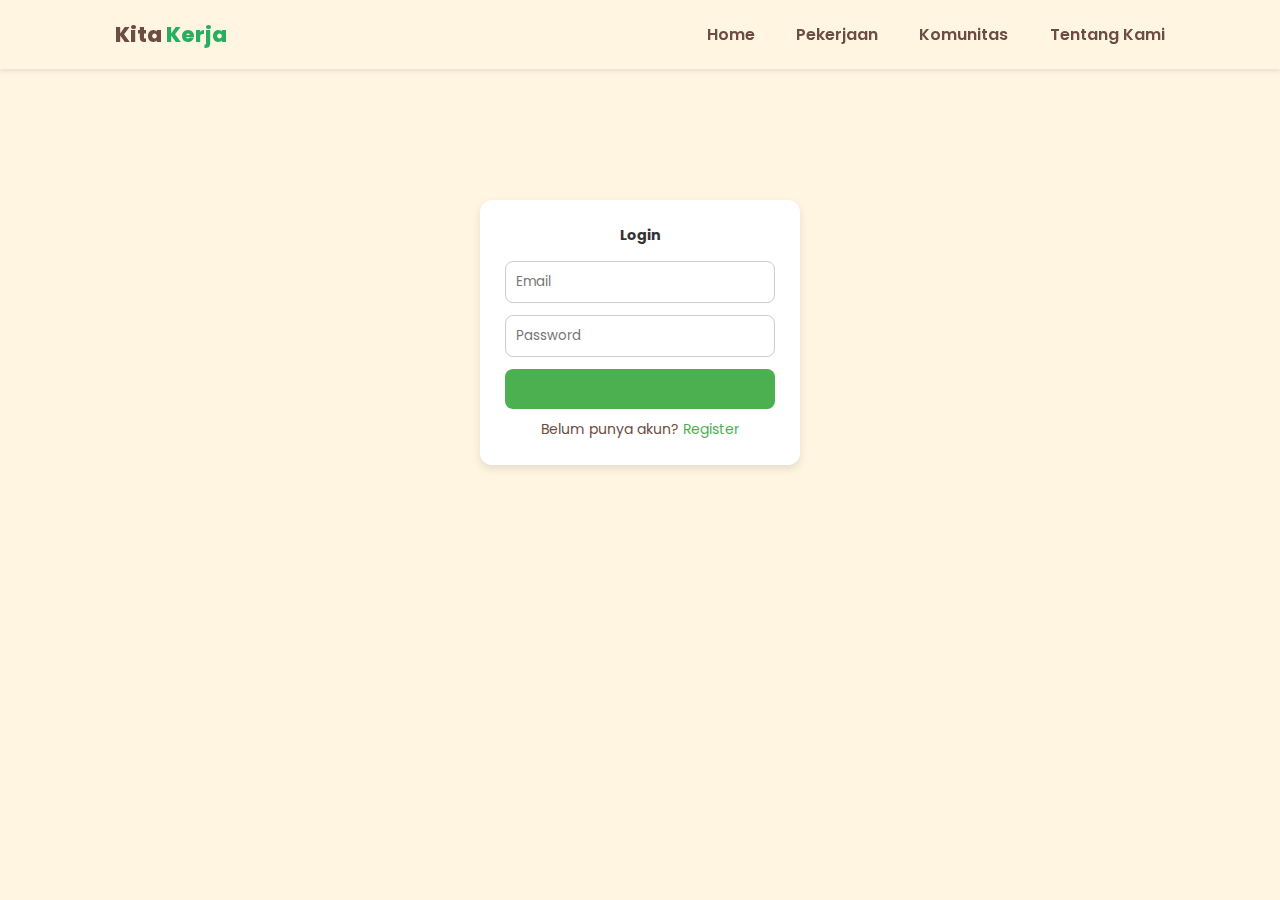
<file: index.html>
<!DOCTYPE html>
<html lang="en">
  <head>
    <meta charset="utf-8" />
    <meta http-equiv="X-UA-Compatible" content="IE=edge" />
    <meta name="viewport" content="width=device-width,initial-scale=1.0" />
    <title>Kita Kerja</title>
    <link rel="stylesheet" href="style.css" />
    <link
      href="https://unpkg.com/boxicons@2.1.4/css/boxicons.min.css"
      rel="stylesheet"
    />
    <style>
      @import url("https://fonts.googleapis.com/css2?family=Poppins:ital,wght@0,100;0,200;0,300;0,400;0,500;0,600;0,700;0,800;0,900;1,100;1,200;1,300;1,400;1,500;1,600;1,700;1,800;1,900&display=swap");
    </style>
  </head>

  <body>
    <header class="header">
      <a href="index.html" class="logo">Kita <span>Kerja</span></a>

      <nav class="navbar">
        <a href="home.html">Home</a>
        <a href="#pekerjaan">Pekerjaan</a>
        <a href="#komunitas">Komunitas</a>
        <a href="#tentangkami">Tentang Kami</a>
      </nav>
    </header>

    <section class="auth">
      <div class="form-container">
        <!-- Login Form -->
        <div class="form-card" id="loginForm">
          <h2>Login</h2>
          <form>
            <input type="email" placeholder="Email" required />
            <input type="password" placeholder="Password" required />
            <button><a href="home.html">Login</a></button>
          </form>
          <p>
            Belum punya akun? <a href="#" onclick="showRegister()">Register</a>
          </p>
        </div>

        <!-- Register Form -->
        <div class="form-card" id="registerForm" style="display: none">
          <h2>Register</h2>
          <form>
            <input type="text" placeholder="Nama Lengkap" required />
            <input type="email" placeholder="Email" required />
            <input type="password" placeholder="Password" required />
            <input type="password" placeholder="Konfirmasi Password" required />
            <button type="submit">Register</button>
          </form>
          <p>Sudah punya akun? <a href="#" onclick="showLogin()">Login</a></p>
        </div>
      </div>
    </section>

    <script>
      function showRegister() {
        document.getElementById("loginForm").style.display = "none";
        document.getElementById("registerForm").style.display = "block";
      }

      function showLogin() {
        document.getElementById("registerForm").style.display = "none";
        document.getElementById("loginForm").style.display = "block";
      }
    </script>
  </body>
</html>
</file>
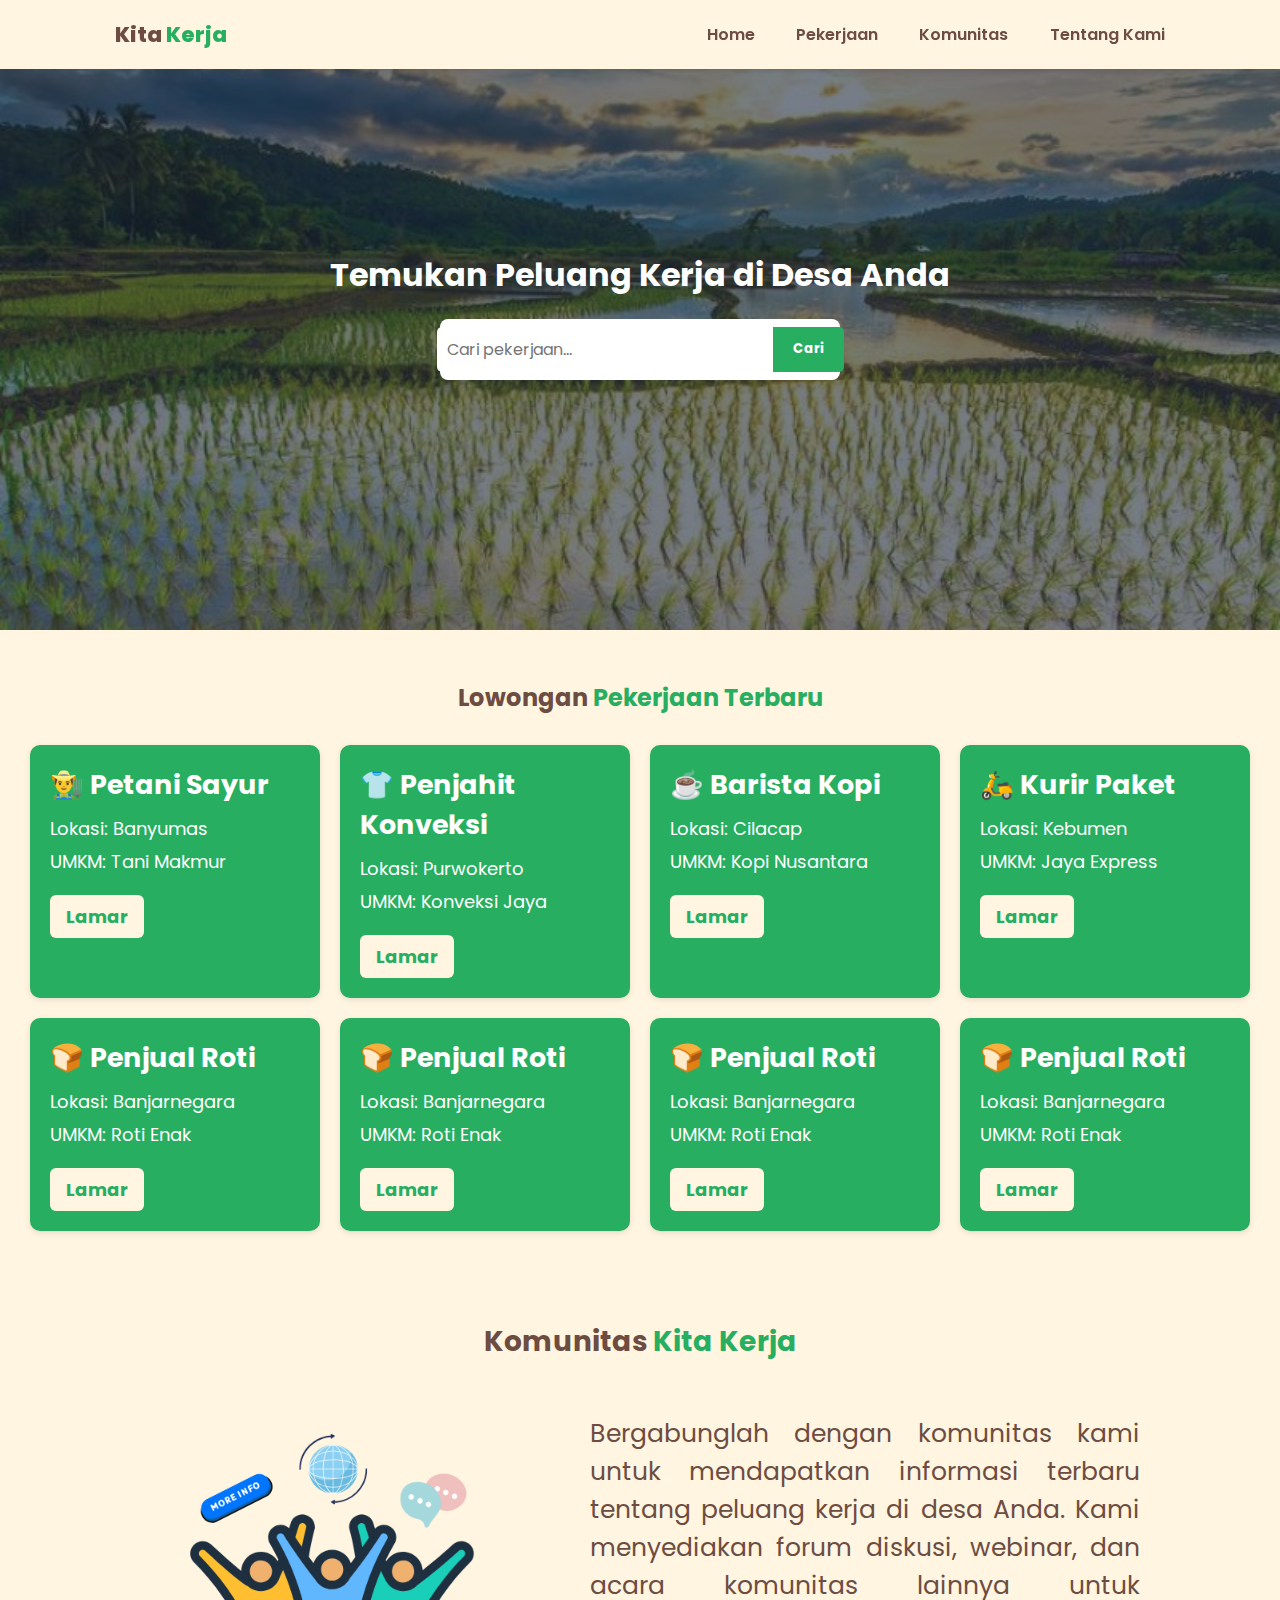
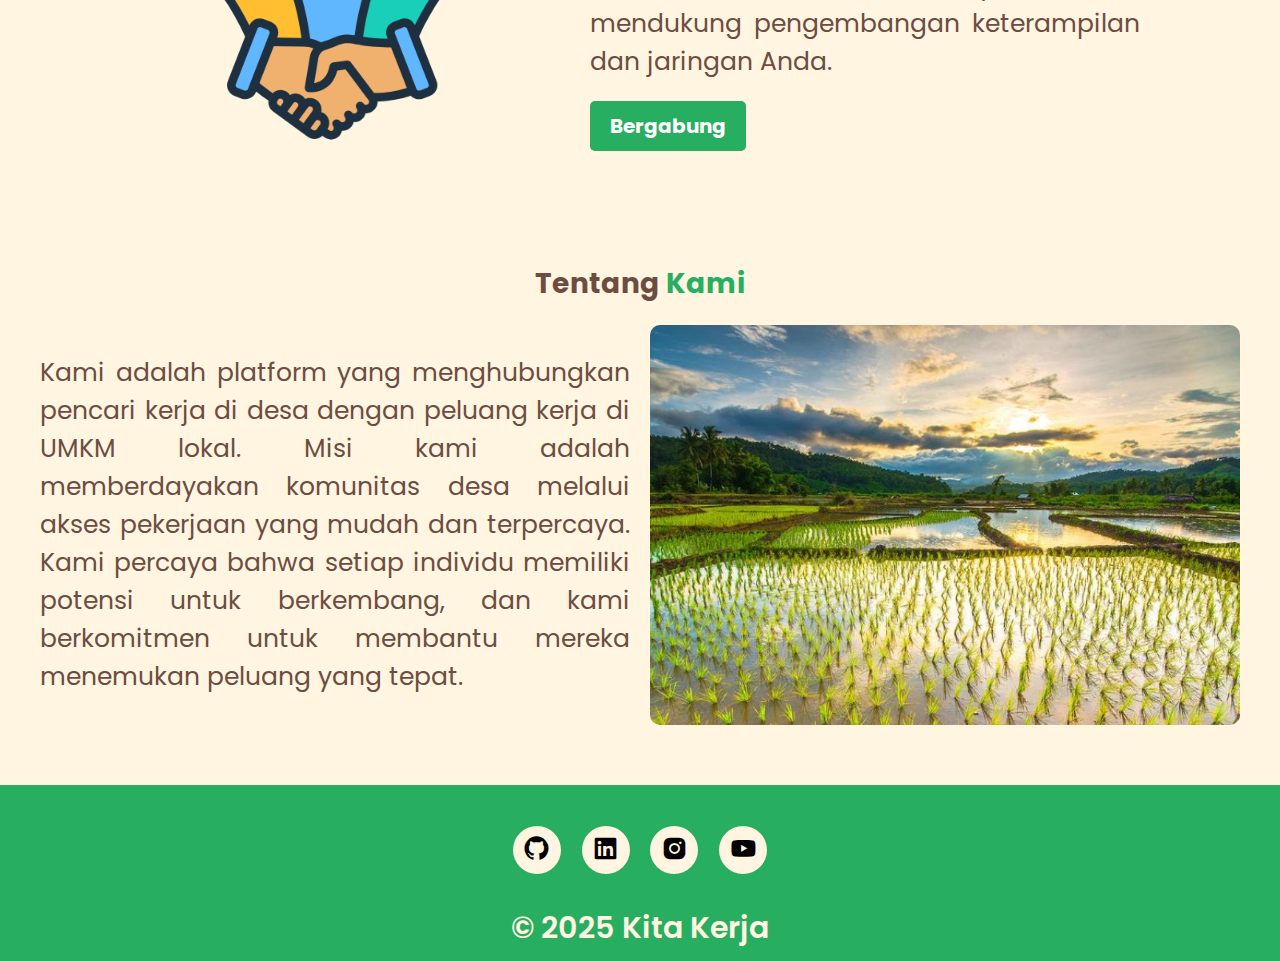
<file: home.html>
<!DOCTYPE html>
<html lang="en">
  <head>
    <meta charset="utf-8" />
    <meta http-equiv="X-UA-Compatible" content="IE=edge" />
    <meta name="viewport" content="width=device-width,initial-scale=1.0" />
    <title>Kita Kerja</title>
    <link rel="stylesheet" href="home.css" />
    <link
      href="https://unpkg.com/boxicons@2.1.4/css/boxicons.min.css"
      rel="stylesheet"
    />
    <style>
      @import url("https://fonts.googleapis.com/css2?family=Poppins:ital,wght@0,100;0,200;0,300;0,400;0,500;0,600;0,700;0,800;0,900;1,100;1,200;1,300;1,400;1,500;1,600;1,700;1,800;1,900&display=swap");
    </style>
  </head>

  <body>
    <header class="header">
      <a href="index.html" class="logo">Kita <span>Kerja</span></a>

      <nav class="navbar">
        <a href="home.html">Home</a>
        <a href="#pekerjaan">Pekerjaan</a>
        <a href="#komunitas">Komunitas</a>
        <a href="#tentangkami">Tentang Kami</a>
      </nav>
    </header>

    <section class="hero" id="">
      <div class="hero-text">
        <h1>Temukan Peluang Kerja di Desa Anda</h1>
        <form class="search-box">
          <input type="text" placeholder="Cari pekerjaan..." />
          <button type="submit">Cari</button>
        </form>
      </div>
    </section>

    <section class="jobs" id="pekerjaan">
      <h1>Lowongan <span>Pekerjaan Terbaru</span></h1>
      <div class="job-list">
        <div class="job-card">
          <h3>👨‍🌾 Petani Sayur</h3>
          <p>Lokasi: Banyumas</p>
          <p>UMKM: Tani Makmur</p>
          <button>Lamar</button>
        </div>

        <div class="job-card">
          <h3>👕 Penjahit Konveksi</h3>
          <p>Lokasi: Purwokerto</p>
          <p>UMKM: Konveksi Jaya</p>
          <button>Lamar</button>
        </div>

        <div class="job-card">
          <h3>☕ Barista Kopi</h3>
          <p>Lokasi: Cilacap</p>
          <p>UMKM: Kopi Nusantara</p>
          <button>Lamar</button>
        </div>

        <div class="job-card">
          <h3>🛵 Kurir Paket</h3>
          <p>Lokasi: Kebumen</p>
          <p>UMKM: Jaya Express</p>
          <button>Lamar</button>
        </div>

        <div class="job-card">
          <h3>🍞 Penjual Roti</h3>
          <p>Lokasi: Banjarnegara</p>
          <p>UMKM: Roti Enak</p>
          <button>Lamar</button>
        </div>

        <div class="job-card">
          <h3>🍞 Penjual Roti</h3>
          <p>Lokasi: Banjarnegara</p>
          <p>UMKM: Roti Enak</p>
          <button>Lamar</button>
        </div>

        <div class="job-card">
          <h3>🍞 Penjual Roti</h3>
          <p>Lokasi: Banjarnegara</p>
          <p>UMKM: Roti Enak</p>
          <button>Lamar</button>
        </div>

        <div class="job-card">
          <h3>🍞 Penjual Roti</h3>
          <p>Lokasi: Banjarnegara</p>
          <p>UMKM: Roti Enak</p>
          <button>Lamar</button>
        </div>
      </div>
    </section>

    <section class="community" id="komunitas">
      <h1>Komunitas <span>Kita Kerja</span></h1>
      <div class="community-content">
        <div class="community-images">
          <img src="img/img_2.png" alt="komunitas" />
        </div>
        <p>
          Bergabunglah dengan komunitas kami untuk mendapatkan informasi terbaru
          tentang peluang kerja di desa Anda. Kami menyediakan forum diskusi,
          webinar, dan acara komunitas lainnya untuk mendukung pengembangan
          keterampilan dan jaringan Anda.
          <button class="join-btn">Bergabung</button>
        </p>
      </div>
    </section>

    <section class="about" id="tentangkami">
      <h1>Tentang <span>Kami</span></h1>
      <div class="about-content">
        <p>
          Kami adalah platform yang menghubungkan pencari kerja di desa dengan
          peluang kerja di UMKM lokal. Misi kami adalah memberdayakan komunitas
          desa melalui akses pekerjaan yang mudah dan terpercaya. Kami percaya
          bahwa setiap individu memiliki potensi untuk berkembang, dan kami
          berkomitmen untuk membantu mereka menemukan peluang yang tepat.
        </p>
        <div class="about-images">
          <img src="img/img_G.jpg" alt="profil" />
        </div>
      </div>
    </section>
  </body>

  <footer>
    <div class="social-icons-s">
      <a href="https://github.com/Panduweb123">
        <i class="bx bxl-github"></i>
      </a>

      <a href="www.linkedin.com/in/lazuardi-pandu-dwi-suratno-324a52354">
        <i class="bx bxl-linkedin-square"></i>
      </a>

      <a href="https://www.instagram.com/panducuy_?igsh=MTlwNWc0YXJtNjNrMQ==">
        <i class="bx bxl-instagram-alt"></i>
      </a>

      <a href="#">
        <i class="bx bxl-youtube"></i>
      </a>
    </div>

    <p>&copy; 2025 Kita Kerja</p>
  </footer>
</html>
</file>
<file: style.css>
* {
  margin: 0;
  padding: 0;
  box-sizing: border-box;
  text-decoration: none;
  scroll-behavior: smooth;
  font-family: "Poppins", sans-serif;
}

:root {
  --bg-color: #fff5e1;
  --second-bg-color: #27ae60;
  --text-color: #6d4c41;
  --font: "Poppins", sans-serif;
}

html {
  font-size: 60%;
  scroll-behavior: smooth;
}

body {
  background: var(--bg-color);
  color: var(--text-color);
}

header {
  display: flex;
  justify-content: space-between;
  align-items: center;
  padding: 2rem 9%;
  background: var(--bg-color);
  position: fixed;
  width: 100%;
  top: 0;
  left: 0;
  z-index: 1000;
  box-shadow: 0 2px 5px rgba(0, 0, 0, 0.1);
}

.logo {
  font-size: 21px;
  color: var(--text-color);
  font-weight: 800;
  font-family: "Poppins", serif;
  cursor: pointer;
  transition: 0.3s ease-in-out;
}

span {
  color: var(--second-bg-color);
}

.logo:hover {
  transform: scale(1.1);
}

.navbar a {
  font-size: 16px;
  color: var(--text-color);
  margin-left: 4rem;
  font-family: "Poppins", serif;
  font-weight: 600;
  transition: 0.3s ease-in-out;
  border-bottom: 3px solid transparent;
}

.navbar a:hover {
  color: var(--second-bg-color);
  border-bottom: 3px solid;
}

.auth {
  display: flex;
  justify-content: center;
  align-items: center;
  padding: 50px 20px;
  margin-top: 150px;
}

.form-container {
  display: flex;
  justify-content: center;
}

.form-card {
  background: #fff;
  padding: 25px;
  border-radius: 12px;
  box-shadow: 0 4px 10px rgba(0, 0, 0, 0.1);
  width: 320px;
  text-align: center;
}

.form-card h2 {
  margin-bottom: 15px;
  color: #333;
}

.form-card form {
  display: flex;
  flex-direction: column;
  gap: 12px;
}

.form-card input {
  padding: 10px;
  border: 1px solid #ccc;
  border-radius: 8px;
}

.form-card button {
  background: #4caf50;
  color: white;
  border: none;
  padding: 10px;
  border-radius: 8px;
  cursor: pointer;
  font-weight: bold;
}

.form-card button:hover {
  background: #43a047;
}

.form-card p {
  margin-top: 10px;
  font-size: 14px;
}

.form-card a {
  color: #4caf50;
  text-decoration: none;
}

.form-card a:hover {
  text-decoration: underline;
}
</file>
<file: home.css>
* {
  margin: 0;
  padding: 0;
  box-sizing: border-box;
  text-decoration: none;
  scroll-behavior: smooth;
  font-family: "Poppins", sans-serif;
}

:root {
  --bg-color: #fff5e1;
  --second-bg-color: #27ae60;
  --text-color: #6d4c41;
  --font: "Poppins", sans-serif;
}

html {
  font-size: 60%;
  scroll-behavior: smooth;
}

body {
  background: var(--bg-color);
  color: var(--text-color);
}

header {
  display: flex;
  justify-content: space-between;
  align-items: center;
  padding: 2rem 9%;
  background: var(--bg-color);
  position: fixed;
  width: 100%;
  top: 0;
  left: 0;
  z-index: 1000;
  box-shadow: 0 2px 5px rgba(0, 0, 0, 0.1);
}

.logo {
  font-size: 21px;
  color: var(--text-color);
  font-weight: 800;
  font-family: "Poppins", serif;
  cursor: pointer;
  transition: 0.3s ease-in-out;
}

span {
  color: var(--second-bg-color);
}

.logo:hover {
  transform: scale(1.1);
}

.navbar a {
  font-size: 16px;
  color: var(--text-color);
  margin-left: 4rem;
  font-family: "Poppins", serif;
  font-weight: 600;
  transition: 0.3s ease-in-out;
  border-bottom: 3px solid transparent;
}

.navbar a:hover {
  color: var(--second-bg-color);
  border-bottom: 3px solid;
}

.hero {
  height: 70vh;
  background-image: url("/img/img_G.jpg");
  font-family: "Poppins", sans-serif;
  background-size: cover;
  background-position: center;
  display: flex;
  justify-content: center;
  align-items: center;
  text-align: center;
  color: #fff;
  position: relative;
}
.hero::after {
  content: "";
  position: absolute;
  top: 0;
  left: 0;
  width: 100%;
  height: 100%;
  background: rgba(27, 38, 59, 0.6);
}

.hero-text {
  position: relative;
  z-index: 1;
}

.hero-text h1 {
  font-size: 32px;
  margin-bottom: 20px;
}

/* Search Box */
.search-box {
  display: flex;
  justify-content: center;
  background: #fff;
  padding: 8px;
  border-radius: 8px;
  width: 400px;
  max-width: 90%;
  margin: 0 auto;
}

.search-box input {
  flex: 1;
  padding: 10px;
  border: none;
  outline: none;
  font-size: 16px;
  border-radius: 5px 0 0 5px;
}

.search-box button {
  background: var(--second-bg-color);
  color: white;
  padding: 10px 20px;
  border: none;
  border-radius: 0 5px 5px 0;
  cursor: pointer;
  font-weight: bold;
}

.jobs {
  padding: 50px 30px;
  text-align: center;
}

.jobs h1 {
  color: var(--text-color);
  margin-bottom: 30px;
  font-size: 24px;
}

.job-list {
  display: grid;
  grid-template-columns: repeat(4, 1fr);
  gap: 20px;
}

.job-card {
  background: var(--second-bg-color);
  padding: 20px;
  border-radius: 10px;
  box-shadow: 0 2px 6px rgba(0, 0, 0, 0.1);
  text-align: left;
  transition: transform 0.2s;
}

.job-card:hover {
  transform: translateY(-5px);
  box-shadow: 0 4px 12px rgba(0, 0, 0, 0.15);
}

.job-card h3 {
  color: white;
  font-size: 27px;
  font-family: "Poppins", sans-serif;
  margin-bottom: 10px;
}

.job-card p {
  margin-bottom: 6px;
  margin-right: 10px;
  font-family: "Poppins", sans-serif;
  font-size: 18px;
  color: white;
}

.job-card button {
  background: var(--bg-color);
  margin-top: 20px;
  color: var(--second-bg-color);
  font-size: 18px;
  padding: 8px 16px;
  border: none;
  border-radius: 6px;
  cursor: pointer;
  font-weight: bold;
}

.job-card button:hover {
  background: var(--second-bg-color);
  color: var(--bg-color);
}

.about {
  padding: 40px;
  text-align: center;
  font-family: "Poppins", serif;
}

.about h1 {
  font-size: 28px;
  margin-bottom: 20px;
}

.about-content {
  display: flex;
  align-items: center;
  justify-content: space-between;
}

.about-content p {
  flex: 1;
  font-size: 25px;
  color: var(--text-color);
  margin-right: 20px;
  font-family: "Poppins", sans-serif;
  text-align: justify;
}

.about-images {
  flex: 1;
  display: flex;
  justify-content: center;
}

.about-images img {
  max-width: 100%;
  height: 400px;
  border-radius: 10px;
}

.social-icons a {
  display: inline-flex;
  justify-content: center;
  align-items: center;
  font-size: 3rem;
  padding: 1rem;
  background: var(--second-bg-color);
  border: 2px solid var(--second-bg-color);
  border-radius: 50%;
  color: black;
  margin: 3rem 0.5rem;
  transition: 0.3s ease-in-out;
}

.social-icons a:hover {
  color: var(--text-color);
  background-color: var(--second-bg-color);
  transform: scale(1.2) translateY(-5px);
  box-shadow: 0 0 25px var(--bg-color);
}

.social-icons-s a {
  display: inline-flex;
  justify-content: center;
  align-items: center;
  font-size: 3rem;
  padding: 1rem;
  background: var(--bg-color);
  border: 2px solid var(--second-bg-color);
  border-radius: 50%;
  color: black;
  margin: 3rem 0.5rem;
  transition: 0.3s ease-in-out;
}

.social-icons-s a:hover {
  color: var(--text-color);
  background-color: var(--second-bg-color);
  transform: scale(1.2) translateY(-5px);
  box-shadow: 0 0 25px var(--bg-color);
}

footer {
  text-align: center;
  background: var(--second-bg-color);
  color: var(--bg-color);
  font-weight: 600;
  font-size: 30px;
  padding: 10px 0;
  margin-top: 20px;
  font-family: "Poppins", serif;
}

.community {
  padding: 40px;
  text-align: center;
  font-family: "Poppins", serif;
}

button {
  background: var(--second-bg-color);
  color: white;
  padding: 10px 20px;
  border: none;
  border-radius: 5px;
  cursor: pointer;
  font-weight: bold;
  display: block;
}

.join-btn {
  margin-top: 20px;
  font-size: 20px;
  display: block;
  flex: auto;
}

.community h1 {
  font-size: 28px;
  margin-bottom: 20px;
}

.community-content {
  display: flex;
  align-items: center;
  justify-content: space-between;
}

.community-content p {
  flex: 1;
  font-size: 25px;
  color: var(--text-color);
  margin-right: 100px;
  font-family: "Poppins", sans-serif;
  text-align: justify;
}

.community-images {
  flex: 1;
  display: flex;
  justify-content: center;
}

.community-images img {
  max-width: 100%;
  height: 400px;
  border-radius: 10px;
}
</file>
